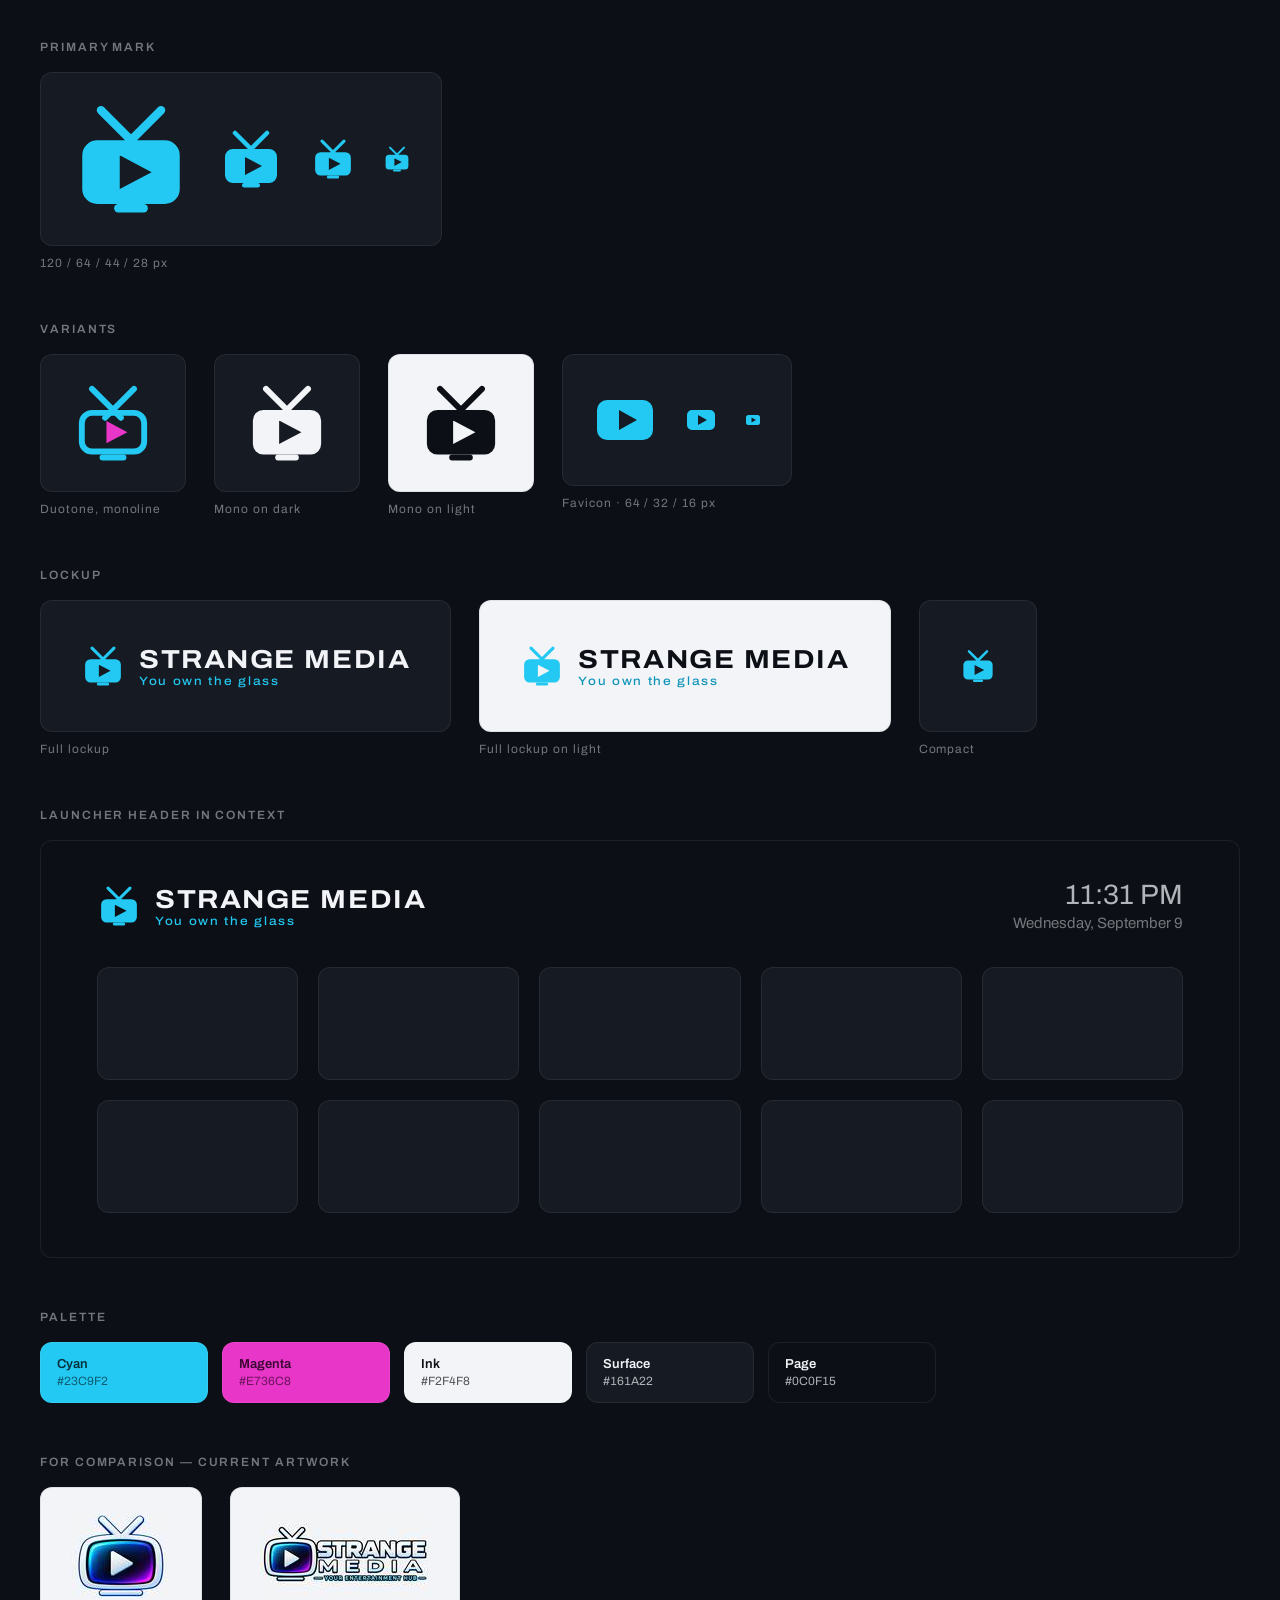
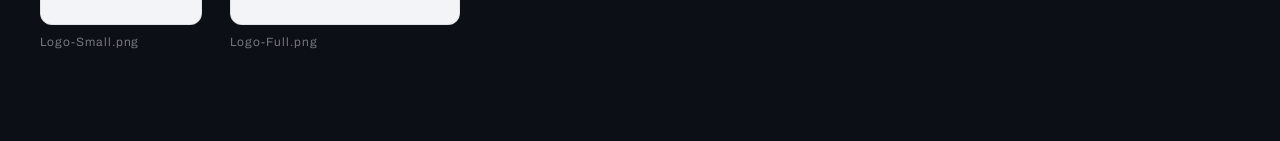
<file: design/strange-media-brand.html>
<!DOCTYPE html>
<html lang="en">
<head>
<meta charset="utf-8">
<meta name="viewport" content="width=device-width, initial-scale=1">
<title>Strange Media brand preview</title>
<link rel="preconnect" href="https://fonts.googleapis.com">
<link rel="preconnect" href="https://fonts.gstatic.com" crossorigin>
<link href="https://fonts.googleapis.com/css2?family=Archivo:wdth,wght@112,400;112,500;112,600;112,700&display=swap" rel="stylesheet">
<style>
:root {
  --sm-cyan:     #23C9F2;
  --sm-magenta:  #E736C8;
  --sm-ink:      #F2F4F8;
  --sm-ink-dim:  rgba(242, 244, 248, 0.45);
  --sm-page:     #0C0F15;
  --sm-surface:  #161A22;
  --sm-hairline: rgba(255, 255, 255, 0.07);
  --sm-font: 'Archivo', system-ui, sans-serif;
}
* { box-sizing: border-box; }
body {
  margin: 0;
  padding: 40px;
  background: var(--sm-page);
  color: var(--sm-ink);
  font-family: var(--sm-font);
  font-variation-settings: 'wdth' 100, 'wght' 400;
}
h2 {
  font-size: 12px;
  font-variation-settings: 'wdth' 100, 'wght' 600;
  letter-spacing: 0.16em;
  text-transform: uppercase;
  color: var(--sm-ink-dim);
  margin: 0 0 18px;
  font-weight: 400;
}
section { margin-bottom: 52px; }
.row { display: flex; align-items: flex-start; gap: 28px; flex-wrap: wrap; }
.swatch {
  background: var(--sm-surface);
  border: 1px solid var(--sm-hairline);
  border-radius: 12px;
  padding: 26px 30px;
  display: flex;
  align-items: center;
  gap: 28px;
  min-height: 132px;
}
.swatch.light { background: #F2F4F8; border-color: rgba(0,0,0,0.08); }
.cap { font-size: 12px; letter-spacing: 0.08em; color: var(--sm-ink-dim); margin-top: 10px; display: block; }
.stack { display: flex; flex-direction: column; align-items: flex-start; }

.sm-logo { display: flex; align-items: center; gap: 14px; text-decoration: none; }
.sm-logo__mark { width: 44px; height: 44px; display: block; flex: none; }
.sm-logo__type { display: flex; flex-direction: column; gap: 3px; }
.sm-logo__name {
  font-variation-settings: 'wdth' 112, 'wght' 700;
  font-size: 26px; line-height: 1; letter-spacing: 0.06em;
  text-transform: uppercase; color: var(--sm-ink);
}
.sm-logo__tag {
  font-variation-settings: 'wdth' 112, 'wght' 500;
  font-size: 12px; line-height: 1; letter-spacing: 0.14em; color: var(--sm-cyan);
}
.sm-logo--compact .sm-logo__type { display: none; }
.sm-logo--compact .sm-logo__mark { width: 36px; height: 36px; }

.kiosk {
  background: var(--sm-page);
  border: 1px solid var(--sm-hairline);
  border-radius: 12px;
  padding: 40px 56px 44px;
}
.kiosk-header { display: flex; align-items: center; justify-content: space-between; gap: 24px; }
.sm-clock { text-align: right; line-height: 1; }
.sm-clock__time { font-size: 28px; font-variation-settings: 'wdth' 100, 'wght' 400; opacity: 0.72; }
.sm-clock__date { font-size: 15px; opacity: 0.45; margin-top: 7px; }
.tiles { display: grid; grid-template-columns: repeat(5, 1fr); gap: 20px; margin-top: 36px; }
.tile { aspect-ratio: 16 / 9; background: var(--sm-surface); border: 1px solid var(--sm-hairline); border-radius: 12px; }

.palette { display: flex; gap: 14px; flex-wrap: wrap; }
.chip { border-radius: 12px; padding: 14px 16px; width: 168px; border: 1px solid var(--sm-hairline); }
.chip b { display: block; font-variation-settings: 'wdth' 100, 'wght' 600; font-weight: 400; font-size: 13px; }
.chip span { font-size: 12px; opacity: 0.7; font-feature-settings: 'tnum'; }
.old img { display: block; border-radius: 6px; }
@media (max-width: 720px) {
  body { padding: 24px; }
  .kiosk { padding: 24px; }
  .tiles { grid-template-columns: repeat(3, 1fr); }
}
</style>
</head>
<body>

<svg width="0" height="0" style="position:absolute" aria-hidden="true">
  <symbol id="sm-color" viewBox="0 0 64 64">
    <g fill="none" stroke="#23C9F2" stroke-width="4.5" stroke-linecap="round">
      <path d="M16 6 38 28"/><path d="M48 6 26 28"/>
    </g>
    <path fill="#23C9F2" fill-rule="evenodd" d="M14 22h36a8 8 0 0 1 8 8v18a8 8 0 0 1-8 8H14a8 8 0 0 1-8-8V30a8 8 0 0 1 8-8Zm12 8v18l17-9-17-9Z"/>
    <rect x="23" y="56" width="18" height="4.5" rx="2.25" fill="#23C9F2"/>
  </symbol>
  <symbol id="sm-duotone" viewBox="0 0 64 64">
    <g fill="none" stroke="#23C9F2" stroke-width="4.5" stroke-linecap="round">
      <path d="M16 6 38 28"/><path d="M48 6 26 28"/><path d="M24 58.25h16"/>
    </g>
    <rect x="8.25" y="24.25" width="47.5" height="29.5" rx="7.75" fill="none" stroke="#23C9F2" stroke-width="4.5"/>
    <path fill="#E736C8" d="M27 30.5 43 39l-16 8.5z"/>
  </symbol>
  <symbol id="sm-mono" viewBox="0 0 64 64">
    <g fill="none" stroke="currentColor" stroke-width="4.5" stroke-linecap="round">
      <path d="M16 6 38 28"/><path d="M48 6 26 28"/>
    </g>
    <path fill="currentColor" fill-rule="evenodd" d="M14 22h36a8 8 0 0 1 8 8v18a8 8 0 0 1-8 8H14a8 8 0 0 1-8-8V30a8 8 0 0 1 8-8Zm12 8v18l17-9-17-9Z"/>
    <rect x="23" y="56" width="18" height="4.5" rx="2.25" fill="currentColor"/>
  </symbol>
  <symbol id="sm-favicon" viewBox="0 0 32 32">
    <path fill="#23C9F2" fill-rule="evenodd" d="M7 6h18a5 5 0 0 1 5 5v10a5 5 0 0 1-5 5H7a5 5 0 0 1-5-5V11a5 5 0 0 1 5-5Zm6 5v10l9-5-9-5Z"/>
  </symbol>
</svg>

<section>
  <h2>Primary mark</h2>
  <div class="stack">
    <div class="swatch">
      <svg width="120" height="120"><use href="#sm-color"/></svg>
      <svg width="64" height="64"><use href="#sm-color"/></svg>
      <svg width="44" height="44"><use href="#sm-color"/></svg>
      <svg width="28" height="28"><use href="#sm-color"/></svg>
    </div>
    <span class="cap">120 / 64 / 44 / 28 px</span>
  </div>
</section>

<section>
  <h2>Variants</h2>
  <div class="row">
    <div class="stack">
      <div class="swatch"><svg width="84" height="84"><use href="#sm-duotone"/></svg></div>
      <span class="cap">Duotone, monoline</span>
    </div>
    <div class="stack">
      <div class="swatch" style="color:var(--sm-ink)"><svg width="84" height="84"><use href="#sm-mono"/></svg></div>
      <span class="cap">Mono on dark</span>
    </div>
    <div class="stack">
      <div class="swatch light" style="color:#0C0F15"><svg width="84" height="84"><use href="#sm-mono"/></svg></div>
      <span class="cap">Mono on light</span>
    </div>
    <div class="stack">
      <div class="swatch">
        <svg width="64" height="64"><use href="#sm-favicon"/></svg>
        <svg width="32" height="32"><use href="#sm-favicon"/></svg>
        <svg width="16" height="16"><use href="#sm-favicon"/></svg>
      </div>
      <span class="cap">Favicon &middot; 64 / 32 / 16 px</span>
    </div>
  </div>
</section>

<section>
  <h2>Lockup</h2>
  <div class="row">
    <div class="stack">
      <div class="swatch" style="padding:32px 40px">
        <span class="sm-logo">
          <svg class="sm-logo__mark"><use href="#sm-color"/></svg>
          <span class="sm-logo__type">
            <span class="sm-logo__name">Strange Media</span>
            <span class="sm-logo__tag">You own the glass</span>
          </span>
        </span>
      </div>
      <span class="cap">Full lockup</span>
    </div>
    <div class="stack">
      <div class="swatch light" style="padding:32px 40px">
        <span class="sm-logo">
          <svg class="sm-logo__mark"><use href="#sm-color"/></svg>
          <span class="sm-logo__type">
            <span class="sm-logo__name" style="color:#0C0F15">Strange Media</span>
            <span class="sm-logo__tag" style="color:#0E93B8">You own the glass</span>
          </span>
        </span>
      </div>
      <span class="cap">Full lockup on light</span>
    </div>
    <div class="stack">
      <div class="swatch" style="padding:32px 40px">
        <span class="sm-logo sm-logo--compact">
          <svg class="sm-logo__mark"><use href="#sm-color"/></svg>
          <span class="sm-logo__type"><span class="sm-logo__name">Strange Media</span></span>
        </span>
      </div>
      <span class="cap">Compact</span>
    </div>
  </div>
</section>

<section>
  <h2>Launcher header in context</h2>
  <div class="kiosk">
    <div class="kiosk-header">
      <span class="sm-logo">
        <svg class="sm-logo__mark"><use href="#sm-color"/></svg>
        <span class="sm-logo__type">
          <span class="sm-logo__name">Strange Media</span>
          <span class="sm-logo__tag">You own the glass</span>
        </span>
      </span>
      <div class="sm-clock">
        <div class="sm-clock__time">11:31 PM</div>
        <div class="sm-clock__date">Wednesday, September 9</div>
      </div>
    </div>
    <div class="tiles">
      <div class="tile"></div><div class="tile"></div><div class="tile"></div><div class="tile"></div><div class="tile"></div>
      <div class="tile"></div><div class="tile"></div><div class="tile"></div><div class="tile"></div><div class="tile"></div>
    </div>
  </div>
</section>

<section>
  <h2>Palette</h2>
  <div class="palette">
    <div class="chip" style="background:#23C9F2;color:#06323E"><b>Cyan</b><span>#23C9F2</span></div>
    <div class="chip" style="background:#E736C8;color:#3B0733"><b>Magenta</b><span>#E736C8</span></div>
    <div class="chip" style="background:#F2F4F8;color:#0C0F15"><b>Ink</b><span>#F2F4F8</span></div>
    <div class="chip" style="background:#161A22"><b>Surface</b><span>#161A22</span></div>
    <div class="chip" style="background:#0C0F15"><b>Page</b><span>#0C0F15</span></div>
  </div>
</section>

<section class="old">
  <h2>For comparison &mdash; current artwork</h2>
  <div class="row">
    <div class="stack">
      <div class="swatch light"><img src="[data-uri]" width="100" height="84" alt="Current icon"></div>
      <span class="cap">Logo-Small.png</span>
    </div>
    <div class="stack">
      <div class="swatch light"><img src="[data-uri]" width="168" height="84" alt="Current lockup"></div>
      <span class="cap">Logo-Full.png</span>
    </div>
  </div>
</section>

</body>
</html>
</file>
